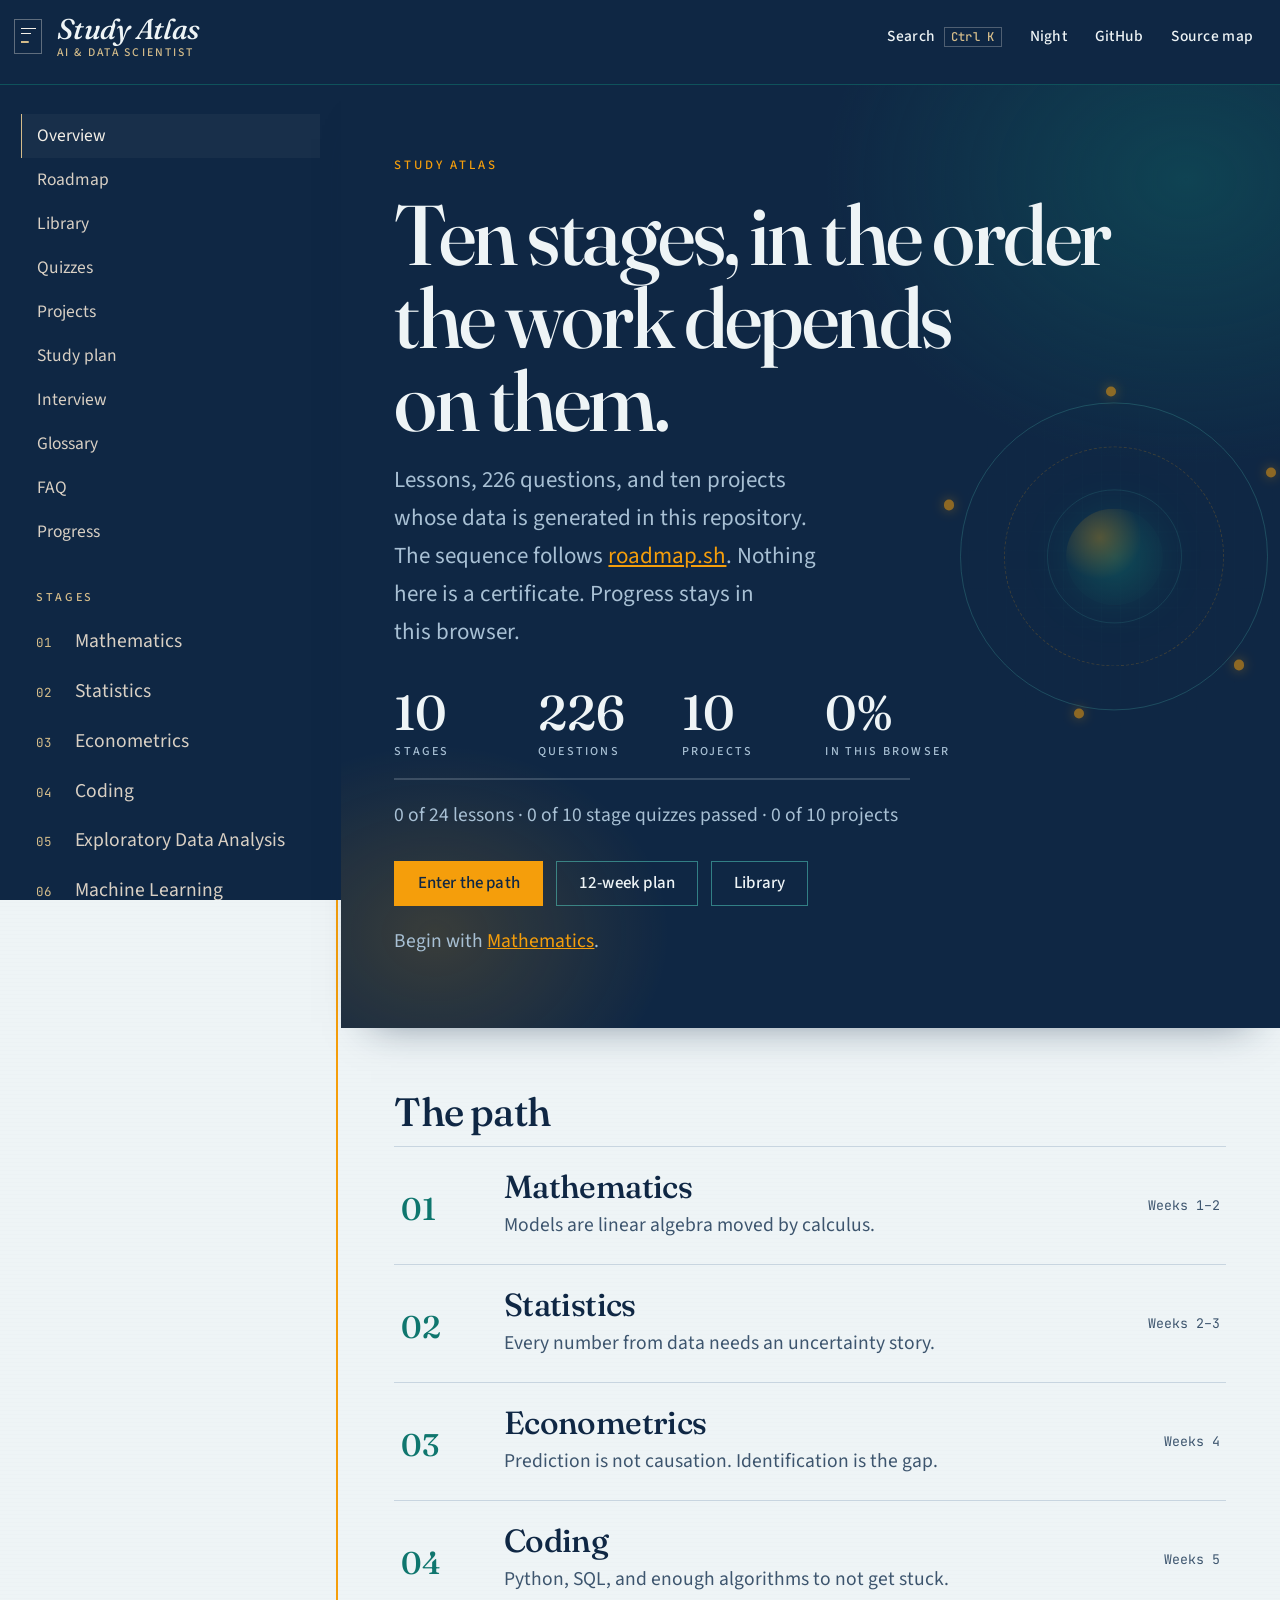
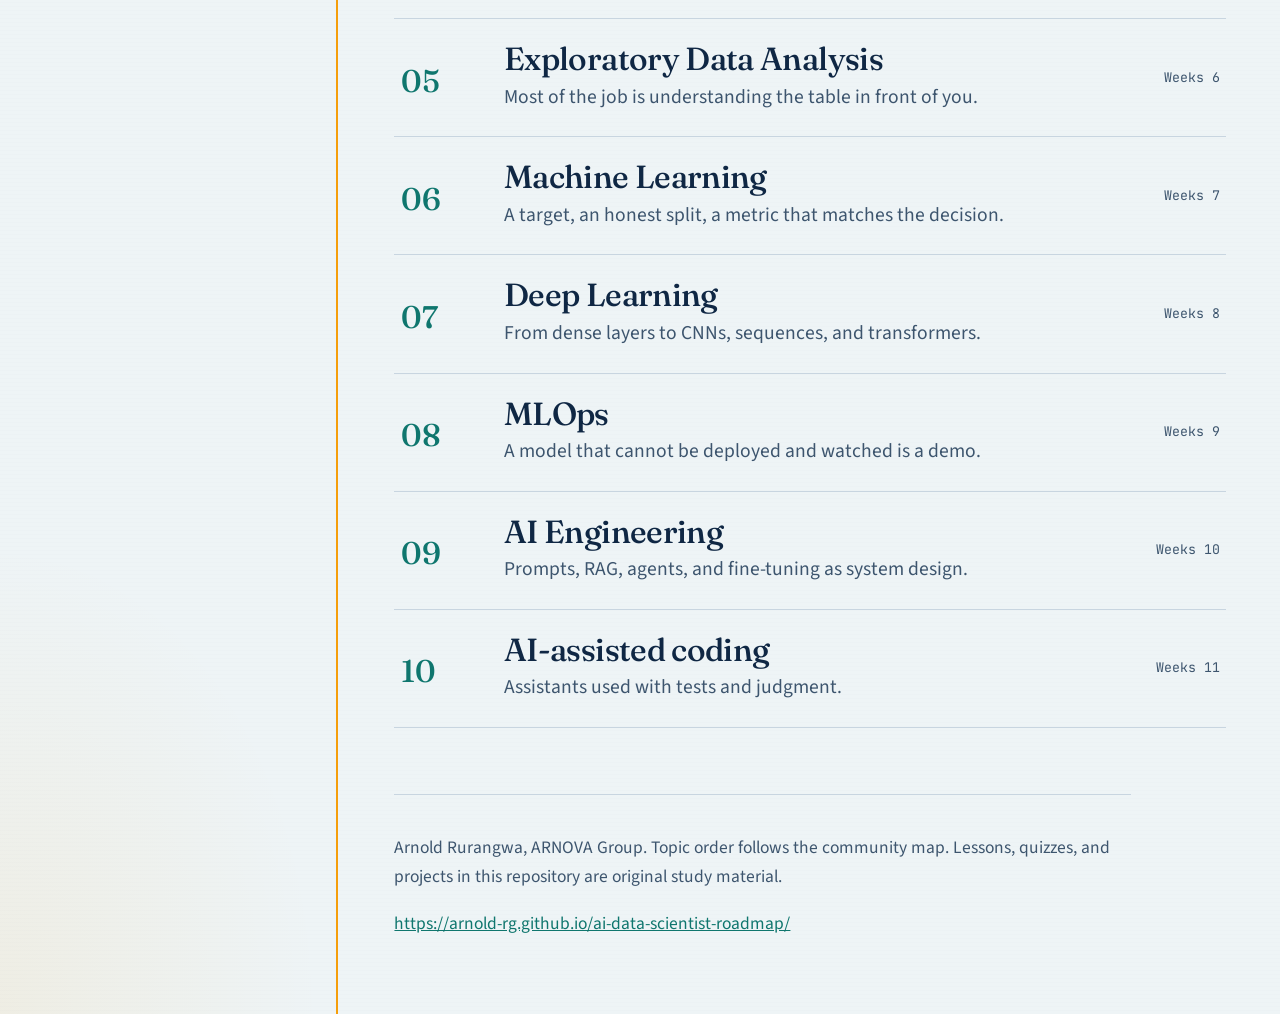
<file: index.html>
<!DOCTYPE html>
<html lang="en">
<head>
  <meta charset="utf-8" />
  <meta name="viewport" content="width=device-width, initial-scale=1, viewport-fit=cover" />
  <meta name="referrer" content="strict-origin-when-cross-origin" />
  <title>AI &amp; Data Scientist Study Atlas</title>
  <meta name="description" content="A ten-stage study course for AI and data science: lessons, quizzes, projects, and interview practice. Read it in order." />
  <meta name="author" content="Arnold Rurangwa" />
  <meta name="theme-color" content="#0F2744" id="theme-color" />
  <link rel="canonical" href="https://arnold-rg.github.io/ai-data-scientist-roadmap/" />
  <meta property="og:type" content="website" />
  <meta property="og:site_name" content="Study Atlas" />
  <meta property="og:title" content="AI &amp; Data Scientist Study Atlas" />
  <meta property="og:description" content="A ten-stage study course: lessons, quizzes, projects, and interview practice." />
  <meta property="og:url" content="https://arnold-rg.github.io/ai-data-scientist-roadmap/" />
  <meta property="og:image" content="https://arnold-rg.github.io/ai-data-scientist-roadmap/web/assets/og.png" />
  <meta property="og:image:width" content="1200" />
  <meta property="og:image:height" content="630" />
  <meta property="og:image:alt" content="Study Atlas, a ten-stage course in AI and data science." />
  <meta name="twitter:card" content="summary_large_image" />
  <meta name="twitter:title" content="AI &amp; Data Scientist Study Atlas" />
  <meta name="twitter:description" content="A ten-stage study course: lessons, quizzes, projects, and interview practice." />
  <meta name="twitter:image" content="https://arnold-rg.github.io/ai-data-scientist-roadmap/web/assets/og.png" />
  <meta name="twitter:image:alt" content="Study Atlas, a ten-stage course in AI and data science." />
  <link rel="icon" href="web/assets/favicon.svg" type="image/svg+xml" />
  <script>
    (function () {
      try {
        var saved = localStorage.getItem("adsr-theme");
        var theme = saved === "day" || saved === "night"
          ? saved
          : (window.matchMedia("(prefers-color-scheme: dark)").matches ? "night" : "day");
        document.documentElement.setAttribute("data-theme", theme);
        var meta = document.getElementById("theme-color");
        if (meta) meta.setAttribute("content", theme === "night" ? "#071018" : "#0F2744");
      } catch (e) {
        document.documentElement.setAttribute("data-theme", "day");
      }
    })();
  </script>
  <link rel="preconnect" href="https://fonts.googleapis.com" />
  <link rel="preconnect" href="https://fonts.gstatic.com" crossorigin />
  <link href="https://fonts.googleapis.com/css2?family=Fraunces:opsz,wght@9..144,500;9..144,600;9..144,700&family=JetBrains+Mono:wght@400;500&family=Source+Sans+3:wght@400;500;600&display=swap" rel="stylesheet" />
  <link rel="stylesheet" href="assets/arnova/arnova-base.css?v=20261016a" />
  <link rel="stylesheet" href="web/assets/styles.css?v=20261016a" />
  <script type="application/ld+json">
  {
    "@context": "https://schema.org",
    "@type": "Course",
    "name": "AI & Data Scientist Study Atlas",
    "description": "A ten-stage study course: lessons, quizzes, projects, and interview practice.",
    "url": "https://arnold-rg.github.io/ai-data-scientist-roadmap/",
    "inLanguage": "en",
    "provider": {
      "@type": "Person",
      "name": "Arnold Rurangwa",
      "affiliation": { "@type": "Organization", "name": "ARNOVA Group" }
    },
    "isBasedOn": "https://roadmap.sh/ai-data-scientist"
  }
  </script>
</head>
<body>
  <a class="skip" href="#view">Skip to content</a>
  <header class="mast">
    <button class="mast-btn menu-btn" id="menu-btn" type="button" aria-expanded="false" aria-controls="spine">Index</button>
    <a class="brand" href="#/" data-link>
      <span class="brand-mark" aria-hidden="true"></span>
      <span class="brand-text">
        <strong>Study Atlas</strong>
        <em>AI &amp; Data Scientist</em>
      </span>
    </a>
    <div class="mast-actions">
      <button class="mast-btn" id="search-btn" type="button" aria-expanded="false" aria-controls="search-scrim">
        <span class="search-label">Search</span>
        <kbd class="mod-key">Ctrl K</kbd>
      </button>
      <button class="mast-btn" id="theme-btn" type="button" aria-pressed="false">Night</button>
      <a class="top-link" href="https://github.com/Arnold-RG/ai-data-scientist-roadmap" target="_blank" rel="noopener noreferrer">GitHub<span class="sr-only"> (opens in a new tab)</span></a>
      <a class="top-link" href="https://roadmap.sh/ai-data-scientist" target="_blank" rel="noopener noreferrer">Source map<span class="sr-only"> (opens in a new tab)</span></a>
    </div>
  </header>
  <div class="shell">
    <div class="nav-scrim" id="nav-scrim" hidden></div>
    <aside class="spine" id="spine" aria-label="Curriculum">
      <nav class="nav" aria-label="Primary">
        <a href="#/" data-link>Overview</a>
        <a href="#/roadmap" data-link>Roadmap</a>
        <a href="#/library" data-link>Library</a>
        <a href="#/quizzes" data-link>Quizzes</a>
        <a href="#/projects" data-link>Projects</a>
        <a href="#/plan" data-link>Study plan</a>
        <a href="#/interview" data-link>Interview</a>
        <a href="#/glossary" data-link>Glossary</a>
        <a href="#/faq" data-link>FAQ</a>
        <a href="#/progress" data-link>Progress</a>
      </nav>
      <p class="spine-label" id="stages-label">Stages</p>
      <ol class="spine-plates" id="spine-plates" aria-labelledby="stages-label"></ol>
      <p class="spine-foot">Progress stays in this browser.<br /><a href="https://github.com/Arnold-RG/ai-data-scientist-roadmap" target="_blank" rel="noopener noreferrer">GitHub</a> · <a href="https://roadmap.sh/ai-data-scientist" target="_blank" rel="noopener noreferrer">Source map</a></p>
    </aside>
    <main id="view" class="view" tabindex="-1"></main>
  </div>
  <div class="search-scrim" id="search-scrim" hidden>
    <div class="search-panel" role="dialog" aria-modal="true" aria-labelledby="search-title">
      <h2 id="search-title" class="sr-only">Search the curriculum</h2>
      <input id="search-input" type="search" role="combobox" aria-expanded="false" aria-controls="search-results" aria-autocomplete="list" aria-label="Search stages, lessons, quizzes, and terms" placeholder="Search the atlas" autocomplete="off" spellcheck="false" />
      <div id="search-results" role="listbox" aria-label="Search results"></div>
      <p class="search-hint">Arrow keys move · Enter opens · Esc closes</p>
    </div>
  </div>
  <noscript>
    <p class="noscript">Lessons and quizzes in this atlas need JavaScript. The same files are readable in the GitHub repository.</p>
  </noscript>
  <script>
    window.REPO_BASE = (function () {
      const p = location.pathname.replace(/index\.html$/i, "");
      if (p.indexOf("/web/") !== -1) return p.replace(/\/web\/.*$/, "/");
      return p.endsWith("/") ? p : p.replace(/[^/]+$/, "");
    })();
  </script>
  <script src="assets/arnova/arnova-secure.js?v=20261016a"></script>
  <script src="web/assets/curriculum.js"></script>
  <script src="web/assets/info.js"></script>
  <script src="web/assets/markdown.js"></script>
  <script src="web/assets/app.js"></script>
</body>
</html>
</file>
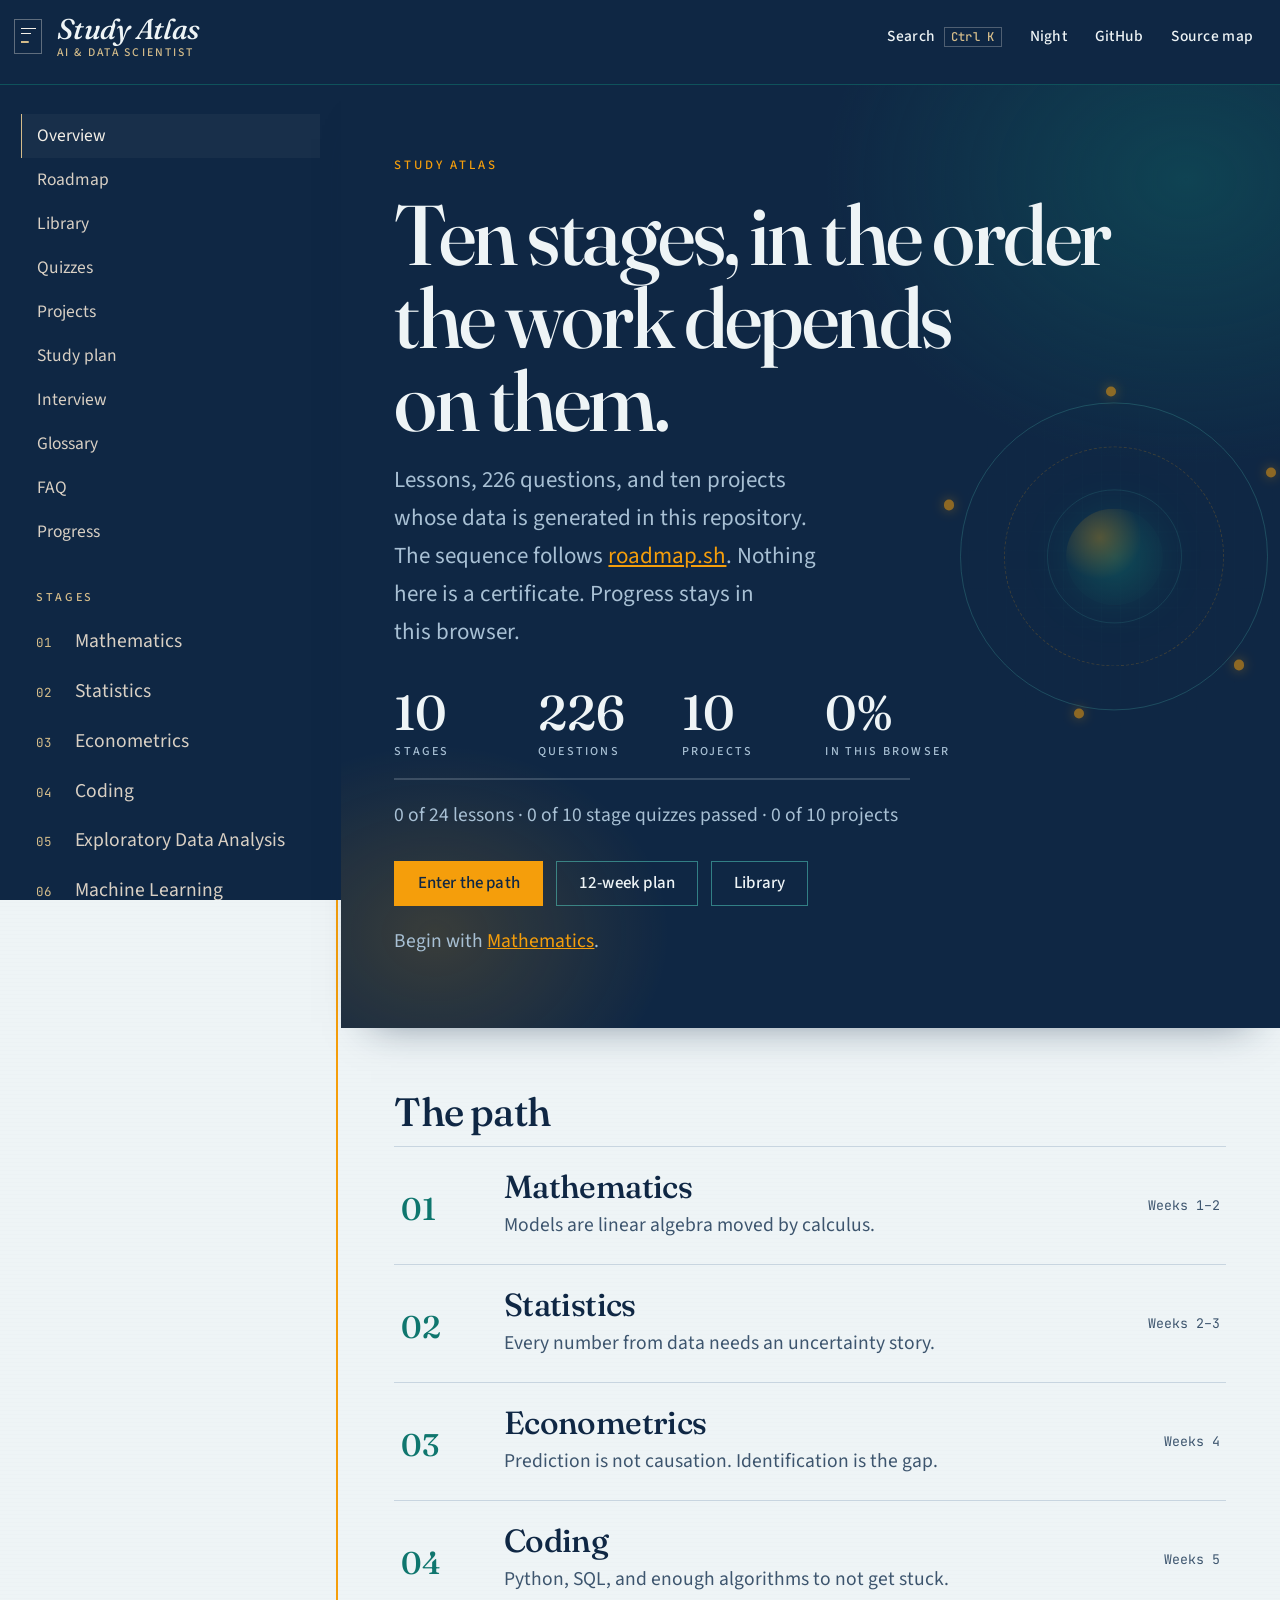
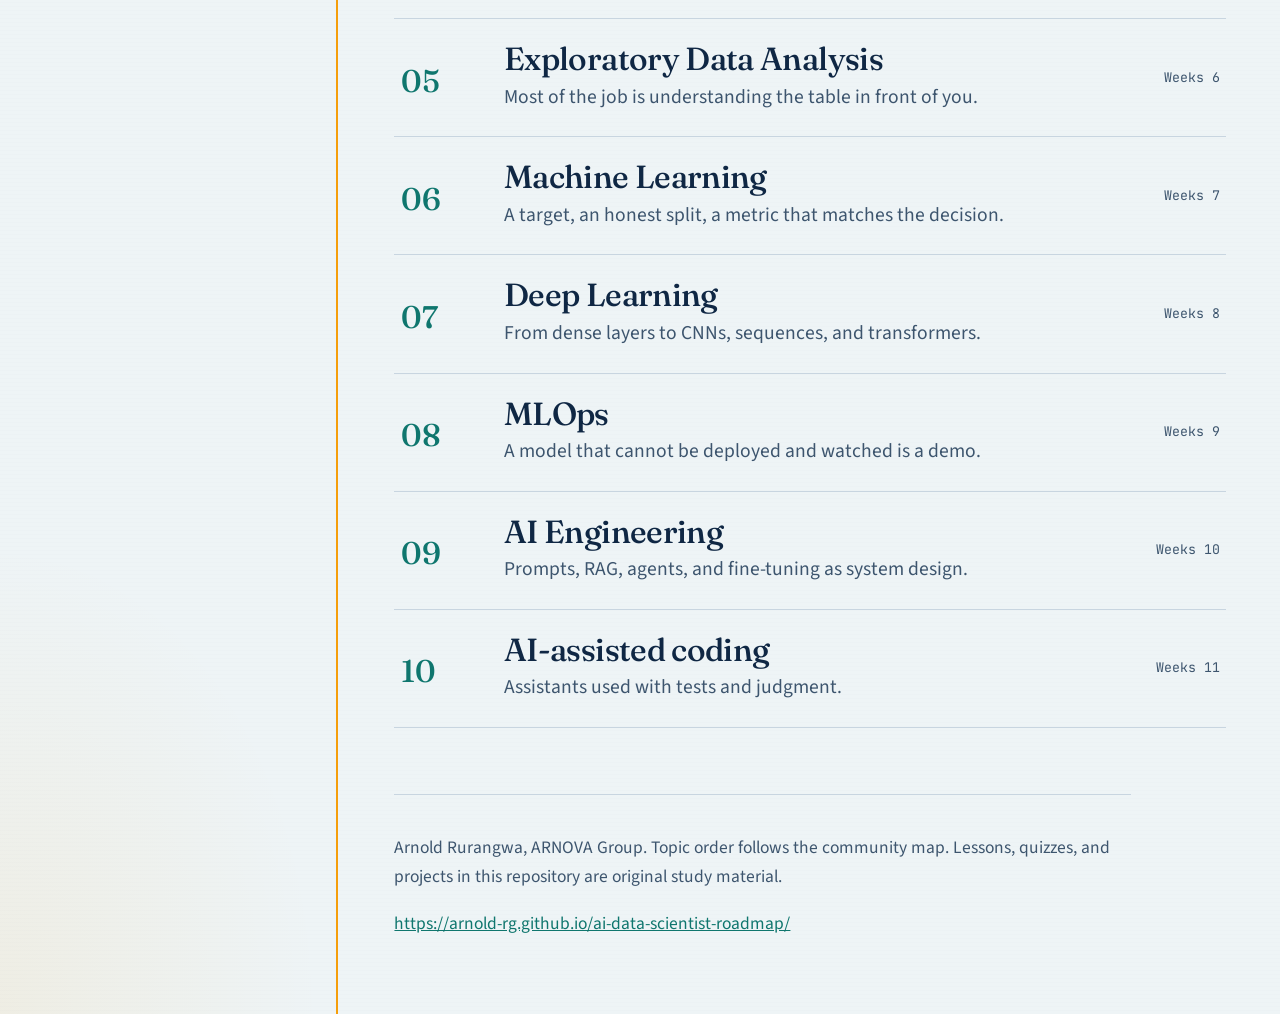
<file: web/index.html>
<!DOCTYPE html>
<html lang="en">
<head>
  <meta charset="utf-8" />
  <meta name="viewport" content="width=device-width, initial-scale=1" />
  <meta name="robots" content="noindex" />
  <title>Study Atlas</title>
  <script>location.replace("../index.html" + location.hash);</script>
</head>
<body>
  <p><a href="../index.html">Open the study atlas</a></p>
</body>
</html>
</file>
<file: assets/arnova/arnova-base.css>
/* Arnova shared responsive + motion baseline (Jitter/Unsection/ScreensDesign inspired) */
:root {
  --arn-space-1: clamp(0.25rem, 0.4vw, 0.4rem);
  --arn-space-2: clamp(0.5rem, 1vw, 0.75rem);
  --arn-space-3: clamp(0.85rem, 1.6vw, 1.25rem);
  --arn-space-4: clamp(1.25rem, 2.5vw, 2rem);
  --arn-space-5: clamp(2rem, 4vw, 3.5rem);
  --arn-space-6: clamp(3rem, 7vw, 6rem);
  --arn-radius: clamp(12px, 1.5vw, 20px);
  --arn-touch: 44px;
  --arn-ease: cubic-bezier(0.22, 1, 0.36, 1);
  --arn-max: 1120px;
  --arn-safe-t: env(safe-area-inset-top, 0px);
  --arn-safe-r: env(safe-area-inset-right, 0px);
  --arn-safe-b: env(safe-area-inset-bottom, 0px);
  --arn-safe-l: env(safe-area-inset-left, 0px);
}

*,
*::before,
*::after { box-sizing: border-box; }

html {
  -webkit-text-size-adjust: 100%;
  text-size-adjust: 100%;
  scroll-behavior: smooth;
}

body {
  margin: 0;
  min-height: 100dvh;
  overflow-x: hidden;
  padding-left: var(--arn-safe-l);
  padding-right: var(--arn-safe-r);
}

img, video, svg, canvas {
  max-width: 100%;
  height: auto;
  display: block;
}

button, a, input, select, textarea {
  min-height: var(--arn-touch);
  font: inherit;
}

.arn-skip {
  position: absolute;
  left: -999px;
  top: 0;
  background: #111;
  color: #fff;
  padding: 0.75rem 1rem;
  z-index: 10000;
}
.arn-skip:focus { left: var(--arn-safe-l); top: var(--arn-safe-t); }

.arn-wrap {
  width: min(100% - 2 * var(--arn-space-3), var(--arn-max));
  margin-inline: auto;
}

.arn-hero {
  min-height: 100dvh;
  min-height: 100svh;
  display: grid;
  align-content: end;
  padding:
    calc(var(--arn-space-6) + var(--arn-safe-t))
    var(--arn-space-3)
    calc(var(--arn-space-5) + var(--arn-safe-b));
  position: relative;
  isolation: isolate;
  overflow: hidden;
}

.arn-hero::before {
  content: "";
  position: absolute;
  inset: 0;
  z-index: -2;
  background:
    radial-gradient(120% 80% at 80% 10%, color-mix(in srgb, var(--arn-accent, #3d9a68) 35%, transparent), transparent 55%),
    radial-gradient(90% 70% at 10% 90%, color-mix(in srgb, var(--arn-accent-2, #c9a227) 22%, transparent), transparent 50%),
    var(--arn-hero-bg, #071018);
}

.arn-hero::after {
  content: "";
  position: absolute;
  inset: 0;
  z-index: -1;
  opacity: 0.35;
  pointer-events: none;
  background-image: url("data:image/svg+xml,%3Csvg viewBox='0 0 200 200' xmlns='http://www.w3.org/2000/svg'%3E%3Cfilter id='n'%3E%3CfeTurbulence type='fractalNoise' baseFrequency='0.85' numOctaves='3' stitchTiles='stitch'/%3E%3C/filter%3E%3Crect width='100%25' height='100%25' filter='url(%23n)' opacity='0.55'/%3E%3C/svg%3E");
  mix-blend-mode: soft-light;
}

.arn-brand {
  font-size: clamp(0.75rem, 1.5vw, 0.9rem);
  letter-spacing: 0.14em;
  text-transform: uppercase;
  font-weight: 600;
  margin: 0 0 var(--arn-space-2);
}

.arn-h1 {
  font-size: clamp(2rem, 6.5vw, 4.25rem);
  line-height: 1.05;
  letter-spacing: -0.03em;
  margin: 0 0 var(--arn-space-3);
  max-width: 16ch;
}

.arn-lead {
  font-size: clamp(1rem, 2.2vw, 1.2rem);
  line-height: 1.55;
  max-width: 38ch;
  margin: 0 0 var(--arn-space-4);
  opacity: 0.88;
}

.arn-cta {
  display: flex;
  flex-wrap: wrap;
  gap: var(--arn-space-2);
}

.arn-btn {
  display: inline-flex;
  align-items: center;
  justify-content: center;
  gap: 0.5rem;
  min-height: var(--arn-touch);
  padding: 0.7rem 1.25rem;
  border-radius: 999px;
  border: 1px solid transparent;
  text-decoration: none;
  font-weight: 650;
  cursor: pointer;
  transition: transform 0.25s var(--arn-ease), background 0.25s var(--arn-ease), border-color 0.25s var(--arn-ease);
}
.arn-btn:active { transform: scale(0.98); }
.arn-btn-primary {
  background: var(--arn-accent, #3d9a68);
  color: #fff;
}
.arn-btn-ghost {
  background: color-mix(in srgb, #fff 8%, transparent);
  border-color: color-mix(in srgb, #fff 22%, transparent);
  color: inherit;
}

.arn-reveal {
  opacity: 0;
  transform: translateY(18px);
  transition: opacity 0.7s var(--arn-ease), transform 0.7s var(--arn-ease);
}
.arn-reveal.is-in {
  opacity: 1;
  transform: none;
}

.arn-stagger > .arn-reveal:nth-child(1) { transition-delay: 0.05s; }
.arn-stagger > .arn-reveal:nth-child(2) { transition-delay: 0.12s; }
.arn-stagger > .arn-reveal:nth-child(3) { transition-delay: 0.19s; }
.arn-stagger > .arn-reveal:nth-child(4) { transition-delay: 0.26s; }

@media (prefers-reduced-motion: reduce) {
  html { scroll-behavior: auto; }
  .arn-reveal { opacity: 1; transform: none; transition: none; }
  .arn-btn { transition: none; }
}

@media (max-width: 480px) {
  .arn-cta { width: 100%; }
  .arn-cta .arn-btn { flex: 1 1 auto; }
}

@media (min-width: 1280px) {
  .arn-wrap { --arn-max: 1200px; }
}

@media (min-width: 1600px) {
  .arn-wrap { --arn-max: 1320px; }
}
</file>
<file: web/assets/styles.css>
:root {
  color-scheme: light;
  --paper: #eef4f6;
  --ink: #0f2744;
  --muted: #3d556e;
  --gold: #0f766e;
  --gold-line: #5eead4;
  --line: #c8d5e0;
  --moss: #0f766e;
  --moss-bg: #d9f3ef;
  --fail: #8c2f36;
  --fail-bg: #f8e8e6;
  --link: #0f766e;
  --focus: #f59e0b;
  --mast: #0f2744;
  --mast-ink: #eef4f6;
  --cover: #0f2744;
  --cover-ink: #eef4f6;
  --cover-muted: #a8c0d4;
  --cover-gold: #f59e0b;
  --code-bg: #e2ebf0;
  --wash: rgba(15, 39, 68, 0.04);
  --amber: #f59e0b;
  --teal: #0f766e;
  --slate: #0f2744;
  --display: "Fraunces", "Iowan Old Style", Georgia, serif;
  --sans: "Source Sans 3", "Avenir Next", "Segoe UI", sans-serif;
  --mono: "JetBrains Mono", ui-monospace, monospace;
  --mast-h: 4.6rem;
  --view-pad-y: clamp(2.25rem, 4.5vw, 4.5rem);
  --view-pad-x: clamp(1.15rem, 4.2vw, 4.75rem);
  --texture:
    radial-gradient(ellipse 70% 42% at 100% 0%, rgba(15, 118, 110, 0.1), transparent 56%),
    radial-gradient(ellipse 50% 36% at 0% 100%, rgba(245, 158, 11, 0.08), transparent 50%),
    repeating-linear-gradient(0deg, transparent, transparent 3px, rgba(15, 39, 68, 0.018) 4px);
  --shadow: 0 30px 70px rgba(15, 39, 68, 0.22);
}

[data-theme="night"] {
  color-scheme: dark;
  --paper: #0a1628;
  --ink: #e8f0f6;
  --muted: #9bb0c4;
  --gold: #5eead4;
  --gold-line: #0f766e;
  --line: #1e3348;
  --moss: #5eead4;
  --moss-bg: #123038;
  --fail: #f0b4b0;
  --fail-bg: #2c1c1e;
  --link: #5eead4;
  --focus: #f59e0b;
  --mast: #071018;
  --mast-ink: #e8f0f6;
  --cover: #0f2744;
  --cover-ink: #e8f0f6;
  --cover-muted: #a8c0d4;
  --cover-gold: #f59e0b;
  --code-bg: #122033;
  --wash: rgba(232, 240, 246, 0.04);
  --amber: #f59e0b;
  --teal: #5eead4;
  --slate: #0f2744;
  --texture:
    radial-gradient(ellipse 60% 40% at 100% 0%, rgba(15, 118, 110, 0.14), transparent 52%),
    radial-gradient(ellipse 45% 30% at 0% 100%, rgba(245, 158, 11, 0.08), transparent 48%),
    repeating-linear-gradient(0deg, transparent, transparent 3px, rgba(232, 240, 246, 0.024) 4px);
  --shadow: 0 30px 70px rgba(0, 0, 0, 0.45);
}

* { box-sizing: border-box; }
html { font-size: clamp(16.5px, 15.6px + 0.22vw, 19px); }
html, body { margin: 0; min-height: 100%; }
body {
  background-color: var(--paper);
  background-image: var(--texture);
  color: var(--ink);
  font-family: var(--sans);
  font-size: 1.0625rem;
  font-weight: 400;
  line-height: 1.65;
}
body.lock { overflow: hidden; }
::selection { background: #fcd34d; color: #0f2744; }
[data-theme="night"] ::selection { background: #0f766e; color: #e8f0f6; }

:focus { outline: none; }
:focus-visible {
  outline: 2px solid var(--focus);
  outline-offset: 3px;
}
.mast :focus-visible,
.spine :focus-visible { outline-color: #f59e0b; }

.sr-only {
  position: absolute;
  width: 1px;
  height: 1px;
  padding: 0;
  margin: -1px;
  overflow: hidden;
  clip: rect(0, 0, 0, 0);
  white-space: nowrap;
  border: 0;
}

.skip {
  position: absolute;
  left: 1rem;
  top: 0.75rem;
  transform: translateY(-160%);
  background: #f4f0e8;
  color: #10141c;
  padding: 0.65rem 0.9rem;
  z-index: 70;
  text-decoration: none;
}
.skip:focus { transform: none; }

.noscript {
  margin: 1rem auto;
  max-width: 40rem;
  padding: 1rem 0 1rem 1rem;
  border-left: 1px solid var(--gold);
}

.mast {
  position: sticky;
  top: 0;
  z-index: 30;
  display: flex;
  flex-wrap: wrap;
  align-items: center;
  gap: 0.25rem 0.75rem;
  min-height: var(--mast-h);
  padding: 0.55rem clamp(0.85rem, 2vw, 1.75rem);
  background: var(--mast);
  color: var(--mast-ink);
  border-bottom: 1px solid rgba(15, 118, 110, 0.55);
}
.brand {
  display: flex;
  align-items: center;
  gap: 0.8rem;
  min-width: 0;
  color: inherit;
  text-decoration: none;
  margin-right: auto;
  padding: 0.35rem 0;
}
.brand-mark {
  width: 1.55rem;
  height: 1.9rem;
  flex: none;
  border: 1px solid rgba(244, 240, 232, 0.35);
  background:
    linear-gradient(#f4f0e8, #f4f0e8) 0.32rem 0.42rem / 0.82rem 1px no-repeat,
    linear-gradient(#f4f0e8, #f4f0e8) 0.32rem 0.68rem / 0.55rem 1px no-repeat,
    linear-gradient(#d4bc8a, #d4bc8a) 0.32rem 1.12rem / 0.42rem 2px no-repeat;
}
.brand-text { display: grid; line-height: 1; min-width: 0; }
.brand-text strong {
  font-family: var(--display);
  font-weight: 500;
  font-style: italic;
  font-size: 1.55rem;
  letter-spacing: -0.02em;
}
.brand-text em {
  margin-top: 0.22rem;
  font-family: var(--sans);
  font-style: normal;
  font-weight: 500;
  font-size: 0.64rem;
  letter-spacing: 0.18em;
  text-transform: uppercase;
  color: #d4bc8a;
}
.mast-actions { display: flex; flex-wrap: wrap; align-items: center; gap: 0.1rem; }
.mast-btn, .top-link {
  color: var(--mast-ink);
  background: transparent;
  border: 0;
  min-height: 44px;
  padding: 0 0.7rem;
  display: inline-flex;
  align-items: center;
  gap: 0.45rem;
  font: 500 0.84rem/1 var(--sans);
  letter-spacing: 0.02em;
  text-decoration: none;
  cursor: pointer;
}
.mast-btn:hover, .top-link:hover { color: #d4bc8a; }
#theme-btn[aria-pressed="true"] {
  color: #d4bc8a;
  box-shadow: inset 0 -1px 0 #d4bc8a;
}
.menu-btn { display: none; }
kbd {
  font-family: var(--mono);
  font-size: 0.66rem;
  border: 1px solid rgba(244, 240, 232, 0.28);
  padding: 0.16rem 0.34rem;
  color: #d4bc8a;
}

.shell { min-height: calc(100dvh - var(--mast-h)); }
.nav-scrim {
  position: fixed;
  inset: var(--mast-h) 0 0 0;
  background: rgba(8, 10, 14, 0.52);
  z-index: 24;
}
.nav-scrim[hidden], .search-scrim[hidden] { display: none !important; }

.spine {
  background: var(--mast);
  color: var(--mast-ink);
  padding: 1.6rem 1.15rem 2rem;
}
.nav { display: grid; }
.nav a {
  color: #d9d0c4;
  text-decoration: none;
  display: flex;
  align-items: center;
  min-height: 44px;
  padding: 0.35rem 0.8rem;
  border-left: 1px solid transparent;
  font-size: 0.95rem;
}
.nav a:hover, .nav a.active {
  color: #f4f0e8;
  border-left-color: #d4bc8a;
  background: rgba(244, 240, 232, 0.04);
}
.spine-label {
  margin: 1.8rem 0.8rem 0.45rem;
  font-family: var(--sans);
  font-size: 0.66rem;
  font-weight: 500;
  letter-spacing: 0.22em;
  text-transform: uppercase;
  color: #d4bc8a;
}
.spine-plates { list-style: none; margin: 0; padding: 0; }
.spine-plates a {
  display: grid;
  grid-template-columns: 1.7rem minmax(0, 1fr);
  gap: 0.4rem;
  align-items: baseline;
  color: #d9d0c4;
  text-decoration: none;
  padding: 0.48rem 0.8rem;
  min-height: 44px;
}
.spine-plates a:hover, .spine-plates a.active { color: #f4f0e8; }
.plate-no {
  font-family: var(--mono);
  font-size: 0.68rem;
  color: #d4bc8a;
}
.spine-plates a.done .plate-no { box-shadow: inset 0 -1px 0 #d4bc8a; }
.spine-foot {
  margin: 1.8rem 0.8rem 0;
  color: #c9bfb2;
  font-size: 0.82rem;
  line-height: 1.5;
}
.spine-foot a { color: #d4bc8a; }

.view {
  padding: var(--view-pad-y) var(--view-pad-x) 6rem;
  max-width: 76rem;
}
.kicker {
  font-family: var(--sans);
  font-weight: 500;
  font-size: 0.7rem;
  letter-spacing: 0.22em;
  text-transform: uppercase;
  color: var(--gold);
  margin: 0 0 0.9rem;
}
h1, h2, .display { font-family: var(--display); font-weight: 500; color: var(--ink); }
h1, .lede, .path-body em { text-wrap: pretty; }
h1 {
  font-size: clamp(2.35rem, 1.35rem + 3vw, 4.5rem);
  line-height: 0.98;
  letter-spacing: -0.03em;
  margin: 0 0 1rem;
  max-width: 14em;
}
h2 {
  font-size: clamp(1.85rem, 1.45rem + 1vw, 2.45rem);
  letter-spacing: -0.02em;
  line-height: 1.08;
  margin: 2.6rem 0 0.7rem;
}
h3, h4 {
  font-family: var(--sans);
  font-weight: 600;
  color: var(--ink);
  letter-spacing: -0.015em;
}
h3 { font-size: 1.12rem; margin: 1.4rem 0 0.4rem; }
h4 { font-size: 1rem; margin: 1.2rem 0 0.35rem; }
.lede { font-size: 1.12rem; color: var(--muted); max-width: 38rem; margin: 0; }
.quiet { color: var(--muted); max-width: 40rem; }
a { color: var(--link); }

.cover {
  position: relative;
  isolation: isolate;
  overflow: hidden;
  background:
    radial-gradient(ellipse 70% 55% at 90% 10%, rgba(15, 118, 110, 0.35), transparent 55%),
    radial-gradient(ellipse 50% 40% at 10% 90%, rgba(245, 158, 11, 0.18), transparent 50%),
    var(--cover);
  color: var(--cover-ink);
  margin: calc(var(--view-pad-y) * -1) calc(var(--view-pad-x) * -1) 3.4rem;
  padding: clamp(2.6rem, 5.5vw, 5rem) var(--view-pad-x) clamp(2.1rem, 4vw, 3.6rem);
  box-shadow: 0 24px 40px -30px rgba(15, 39, 68, 0.55);
}
.cover h1 { color: var(--cover-ink); }
.cover .kicker { color: var(--cover-gold); }
.cover .lede, .cover .quiet { color: var(--cover-muted); }
.cover a { color: var(--cover-gold); }
.cover .btn { color: var(--cover); }

/* Live atlas diagram */
.atlas-live {
  position: absolute;
  right: clamp(-2rem, -4vw, 1rem);
  top: 50%;
  transform: translateY(-50%);
  width: min(42vw, 22rem);
  aspect-ratio: 1;
  pointer-events: none;
  z-index: -1;
  opacity: 0.55;
}
.atlas-ring {
  position: absolute;
  inset: 12%;
  border-radius: 50%;
  border: 1px solid rgba(94, 234, 212, 0.35);
  animation: atlas-spin 48s linear infinite;
}
.atlas-ring::before,
.atlas-ring::after {
  content: "";
  position: absolute;
  border-radius: 50%;
  border: 1px dashed rgba(245, 158, 11, 0.35);
}
.atlas-ring::before { inset: 14%; animation: atlas-spin 36s linear infinite reverse; }
.atlas-ring::after { inset: 28%; border-style: solid; border-color: rgba(94, 234, 212, 0.22); animation: atlas-spin 64s linear infinite; }
.atlas-core {
  position: absolute;
  inset: 38%;
  border-radius: 50%;
  background:
    radial-gradient(circle at 35% 30%, rgba(245, 158, 11, 0.55), transparent 45%),
    radial-gradient(circle at 50% 50%, rgba(15, 118, 110, 0.85), rgba(15, 39, 68, 0.2));
  box-shadow: 0 0 40px rgba(15, 118, 110, 0.45);
  animation: atlas-pulse 4.5s ease-in-out infinite;
}
.atlas-node {
  position: absolute;
  width: 0.55rem;
  height: 0.55rem;
  border-radius: 50%;
  background: var(--amber);
  box-shadow: 0 0 12px rgba(245, 158, 11, 0.7);
  animation: atlas-blink 3.2s ease-in-out infinite;
}
.atlas-node:nth-of-type(1) { top: 8%; left: 48%; animation-delay: 0s; }
.atlas-node:nth-of-type(2) { top: 28%; right: 10%; animation-delay: 0.4s; }
.atlas-node:nth-of-type(3) { bottom: 22%; right: 18%; animation-delay: 0.8s; }
.atlas-node:nth-of-type(4) { bottom: 10%; left: 40%; animation-delay: 1.2s; }
.atlas-node:nth-of-type(5) { top: 36%; left: 8%; animation-delay: 1.6s; }
.atlas-grid {
  position: absolute;
  inset: 0;
  background:
    repeating-linear-gradient(0deg, transparent, transparent 18px, rgba(94, 234, 212, 0.06) 19px),
    repeating-linear-gradient(90deg, transparent, transparent 18px, rgba(94, 234, 212, 0.06) 19px);
  mask-image: radial-gradient(circle at 50% 50%, black 20%, transparent 70%);
  animation: atlas-grid-drift 20s linear infinite;
}
@keyframes atlas-spin { to { transform: rotate(360deg); } }
@keyframes atlas-pulse {
  0%, 100% { transform: scale(1); opacity: 0.9; }
  50% { transform: scale(1.08); opacity: 1; }
}
@keyframes atlas-blink {
  0%, 100% { opacity: 0.45; transform: scale(0.85); }
  50% { opacity: 1; transform: scale(1.2); }
}
@keyframes atlas-grid-drift {
  from { transform: translate(0, 0); }
  to { transform: translate(19px, 19px); }
}
@media (max-width: 820px) {
  .atlas-live { opacity: 0.28; width: min(70vw, 16rem); right: -10%; top: 18%; transform: none; }
}

.tally {
  display: flex;
  flex-wrap: wrap;
  gap: 1.35rem 2.4rem;
  margin: 2.1rem 0 0.4rem;
  padding: 0;
}
.tally div { min-width: 5.4rem; }
.tally dd {
  margin: 0;
  font-family: var(--display);
  font-weight: 500;
  font-size: clamp(2.2rem, 1.6rem + 1.5vw, 2.8rem);
  line-height: 0.95;
  font-variant-numeric: tabular-nums;
  color: var(--cover-ink);
}
.tally dt {
  margin: 0.35rem 0 0;
  font-size: 0.66rem;
  font-weight: 500;
  letter-spacing: 0.18em;
  text-transform: uppercase;
  color: var(--cover-muted);
}

.resume {
  display: flex;
  flex-direction: column;
  gap: 0.2rem;
  margin-top: 1.8rem;
  padding: 0.15rem 0 0.15rem 1rem;
  border-left: 1px solid var(--cover-gold);
  text-decoration: none;
  color: var(--cover-ink);
  max-width: 32rem;
}
.resume span {
  font-size: 0.66rem;
  font-weight: 500;
  letter-spacing: 0.18em;
  text-transform: uppercase;
  color: var(--cover-gold);
}
.resume strong {
  font-family: var(--display);
  font-weight: 500;
  font-size: clamp(1.45rem, 1.2rem + 0.6vw, 1.85rem);
  letter-spacing: -0.02em;
  color: var(--cover-ink);
}
.resume:hover strong { color: var(--cover-gold); }

.actions { display: flex; flex-wrap: wrap; gap: 0.7rem; margin: 1.6rem 0 0.4rem; }
.btn {
  appearance: none;
  min-height: 46px;
  padding: 0.7rem 1.2rem;
  background: var(--ink);
  color: var(--paper);
  border: 1px solid var(--ink);
  text-decoration: none;
  font: 500 0.92rem/1 var(--sans);
  letter-spacing: 0.01em;
  cursor: pointer;
  display: inline-flex;
  align-items: center;
  justify-content: center;
  transition: background 0.35s ease, color 0.35s ease, border-color 0.35s ease;
}
.btn:hover { background: transparent; color: var(--ink); }
.btn.ghost { background: transparent; color: var(--ink); }
.btn.ghost:hover { background: var(--ink); color: var(--paper); }
.btn:disabled, .btn:disabled:hover {
  opacity: 0.38;
  cursor: not-allowed;
  background: var(--ink);
  color: var(--paper);
}
.cover .btn {
  background: var(--amber);
  color: #0f2744;
  border-color: var(--amber);
}
.cover .btn:hover { background: #fbbf24; border-color: #fbbf24; color: #0f2744; }
.cover .btn.ghost {
  background: transparent;
  color: var(--cover-ink);
  border-color: rgba(94, 234, 212, 0.45);
}
.cover .btn.ghost:hover { background: var(--teal); color: #eef4f6; border-color: var(--teal); }

.progress-bar {
  height: 2px;
  background: var(--line);
  max-width: 28rem;
  margin: 0.85rem 0;
}
.progress-bar > span {
  display: block;
  height: 100%;
  width: 0;
  background: var(--moss);
  transition: width 0.7s cubic-bezier(0.22, 1, 0.36, 1);
}
.cover .progress-bar { background: rgba(232, 240, 246, 0.18); }
.cover .progress-bar > span { background: linear-gradient(90deg, var(--teal), var(--amber)); }

.path { list-style: none; margin: 0.4rem 0 0; padding: 0; }
.path a {
  display: grid;
  grid-template-columns: 3.1rem minmax(0, 1fr);
  grid-template-areas: "num body" "num meta";
  gap: 0.2rem 1rem;
  padding: 1.15rem 0.35rem 1.2rem;
  border-top: 1px solid var(--line);
  text-decoration: none;
  color: inherit;
  transition: background 0.35s ease, transform 0.3s ease, border-color 0.3s ease;
}
.path li:last-child a { border-bottom: 1px solid var(--line); }
.path a:hover {
  background: var(--wash);
  transform: translateX(4px);
  border-color: color-mix(in srgb, var(--teal) 40%, var(--line));
}
.path li {
  opacity: 0;
  animation: path-rise 0.55s cubic-bezier(0.22, 1, 0.36, 1) both;
}
.path li:nth-child(1) { animation-delay: 0.02s; }
.path li:nth-child(2) { animation-delay: 0.06s; }
.path li:nth-child(3) { animation-delay: 0.1s; }
.path li:nth-child(4) { animation-delay: 0.14s; }
.path li:nth-child(5) { animation-delay: 0.18s; }
.path li:nth-child(6) { animation-delay: 0.22s; }
.path li:nth-child(7) { animation-delay: 0.26s; }
.path li:nth-child(8) { animation-delay: 0.3s; }
.path li:nth-child(9) { animation-delay: 0.34s; }
.path li:nth-child(10) { animation-delay: 0.38s; }
@keyframes path-rise {
  from { opacity: 0; transform: translateY(12px); }
  to { opacity: 1; transform: none; }
}
.path-num {
  grid-area: num;
  font-family: var(--display);
  font-weight: 500;
  font-size: 1.7rem;
  line-height: 1;
  color: var(--gold);
  padding-top: 0.28rem;
}
.path a.done .path-num { color: var(--moss); }
.path-body { grid-area: body; min-width: 0; }
.path-body strong {
  display: block;
  font-family: var(--display);
  font-weight: 500;
  font-size: clamp(1.5rem, 1.25rem + 0.7vw, 2rem);
  letter-spacing: -0.02em;
  line-height: 1.05;
  color: var(--ink);
}
.path-body em {
  display: block;
  margin-top: 0.28rem;
  font-style: normal;
  color: var(--muted);
  max-width: 42rem;
}
.path-meta {
  grid-area: meta;
  font-family: var(--mono);
  font-size: 0.72rem;
  color: var(--muted);
  align-self: end;
  padding-bottom: 0.15rem;
}

.index-list { list-style: none; margin: 0.4rem 0 0; padding: 0; }
.index-list a {
  display: grid;
  grid-template-columns: minmax(0, 1fr) auto;
  gap: 0.15rem 1.25rem;
  padding: 1rem 0.3rem;
  border-top: 1px solid var(--line);
  text-decoration: none;
  color: inherit;
  min-height: 44px;
  transition: background 0.35s ease;
}
.index-list li:last-child a { border-bottom: 1px solid var(--line); }
.index-list a:hover { background: var(--wash); }
.index-list .n {
  font-family: var(--sans);
  font-size: 0.66rem;
  font-weight: 500;
  letter-spacing: 0.16em;
  text-transform: uppercase;
  color: var(--gold);
}
.index-list strong {
  font-family: var(--display);
  font-weight: 500;
  font-size: clamp(1.35rem, 1.15rem + 0.5vw, 1.7rem);
  letter-spacing: -0.02em;
  line-height: 1.1;
  color: var(--ink);
}
.index-list em {
  grid-column: 1;
  font-style: normal;
  color: var(--muted);
  font-size: 0.95rem;
  overflow-wrap: anywhere;
}
.index-list .side {
  grid-column: 2;
  grid-row: 1 / span 3;
  align-self: center;
  font-family: var(--mono);
  font-size: 0.75rem;
  color: var(--muted);
}

.crumbs { margin: 0 0 1.35rem; }
.crumbs ol {
  display: flex;
  flex-wrap: wrap;
  gap: 0.35rem 0.45rem;
  list-style: none;
  margin: 0;
  padding: 0;
  color: var(--muted);
  font-size: 0.92rem;
}
.crumbs a { color: inherit; text-decoration: none; }
.crumbs a:hover { color: var(--ink); }
.crumbs li:not(:last-child)::after { content: "/"; margin-left: 0.45rem; color: var(--gold-line); }
.crumbs [aria-current="page"] { color: var(--ink); }

.reader { display: grid; gap: 1.25rem; }
.quiz-meta {
  display: flex;
  flex-wrap: wrap;
  gap: 0.35rem 1rem;
  margin: 0 0 1rem;
  font-family: var(--mono);
  font-size: 0.75rem;
  color: var(--muted);
}
.lesson { max-width: 66ch; font-size: 1.05rem; line-height: 1.72; }
.lesson h1 { font-size: clamp(2.15rem, 1.6rem + 1.6vw, 3.15rem); line-height: 1.05; max-width: 18em; }
.lesson h2 { scroll-margin-top: calc(var(--mast-h) + 1rem); }
.lesson h3, .lesson h4 { scroll-margin-top: calc(var(--mast-h) + 1rem); }
.lesson p { margin: 0.95rem 0; }
.lesson ul, .lesson ol { padding-left: 1.2rem; }
.lesson li { margin: 0.35rem 0; }
.lesson a { text-underline-offset: 0.16em; }
.lesson hr { border: 0; border-top: 1px solid var(--line); margin: 2rem 0; }
.lesson blockquote {
  margin: 1.3rem 0;
  padding: 0.15rem 0 0.15rem 1rem;
  border-left: 1px solid var(--gold-line);
  color: var(--muted);
}
.lesson :not(pre) > code {
  font-family: var(--mono);
  font-size: 0.84em;
  background: var(--code-bg);
  padding: 0.08em 0.32em;
}
.table-scroll { overflow-x: auto; margin: 1.3rem 0; max-width: 100%; }
.lesson table { border-collapse: collapse; width: 100%; min-width: 28rem; font-size: 0.95rem; }
.lesson th, .lesson td {
  border-bottom: 1px solid var(--line);
  padding: 0.6rem 0.75rem;
  text-align: left;
  vertical-align: top;
}
.lesson th {
  font-family: var(--sans);
  font-size: 0.68rem;
  font-weight: 500;
  letter-spacing: 0.14em;
  text-transform: uppercase;
  color: var(--gold);
}

.toc-title {
  margin: 0 0 0.55rem;
  font-size: 0.66rem;
  font-weight: 500;
  letter-spacing: 0.2em;
  text-transform: uppercase;
  color: var(--gold);
}
.toc ol { list-style: none; margin: 0; padding: 0; }
.toc a {
  display: block;
  color: var(--muted);
  text-decoration: none;
  padding: 0.32rem 0;
  font-size: 0.92rem;
}
.toc a:hover { color: var(--ink); }

.codeblock { position: relative; margin: 1.3rem 0; max-width: 100%; }
.codeblock pre {
  margin: 0;
  background: #10141c;
  color: #f4f0e8;
  padding: 1.15rem 5.2rem 1.15rem 1.15rem;
  overflow: auto;
  font-family: var(--mono);
  font-size: 0.8rem;
  line-height: 1.6;
}
[data-theme="night"] .codeblock pre {
  background: #07090d;
  border: 1px solid var(--line);
}
.copy-code {
  position: absolute;
  top: 0.55rem;
  right: 0.55rem;
  background: transparent;
  color: #d4bc8a;
  border: 1px solid rgba(212, 188, 138, 0.45);
  font: 500 0.68rem/1 var(--sans);
  letter-spacing: 0.12em;
  text-transform: uppercase;
  padding: 0.4rem 0.5rem;
  min-height: 32px;
  cursor: pointer;
}
.copy-code:hover { color: #f4f0e8; border-color: #f4f0e8; }

.quiz-prompt {
  font-size: clamp(1.6rem, 1.25rem + 1.1vw, 2.2rem);
  line-height: 1.22;
  max-width: 24em;
  margin-top: 0.8rem;
}
.quiz-keys { color: var(--muted); font-size: 0.92rem; }
.choice {
  display: grid;
  grid-template-columns: 1.8rem minmax(0, 1fr);
  gap: 0.85rem;
  width: min(100%, 42rem);
  text-align: left;
  border: 1px solid var(--line);
  background: transparent;
  color: var(--ink);
  padding: 0.9rem 1rem;
  margin: 0.55rem 0;
  cursor: pointer;
  font: 400 1.02rem/1.45 var(--sans);
  min-height: 52px;
  transition: border-color 0.3s ease, background 0.3s ease;
}
.choice:hover { border-color: var(--gold-line); }
.choice .letter {
  font-family: var(--display);
  font-size: 1.25rem;
  line-height: 1.2;
  color: var(--gold);
}
.choice.correct { border-color: var(--moss); background: var(--moss-bg); }
.choice.wrong { border-color: var(--fail); background: var(--fail-bg); }
.choice:disabled { cursor: default; }
.explain {
  border-left: 1px solid var(--gold-line);
  padding: 0.35rem 0 0.35rem 1rem;
  margin: 1.1rem 0;
  max-width: 42rem;
}
.score-hero {
  font-family: var(--display);
  font-weight: 500;
  font-size: clamp(4.5rem, 12vw, 6.75rem);
  line-height: 0.88;
  letter-spacing: -0.04em;
  margin: 0.2rem 0 0.6rem;
  font-variant-numeric: tabular-nums;
}
.pass { color: var(--moss); }
.fail { color: var(--fail); }
.loading {
  font-family: var(--display);
  font-size: clamp(1.8rem, 1.4rem + 1vw, 2.4rem);
  color: var(--muted);
}
.err { color: var(--fail); }

.faq details { border-top: 1px solid var(--line); padding: 0.95rem 0; }
.faq details:last-child { border-bottom: 1px solid var(--line); }
.faq summary {
  cursor: pointer;
  font-family: var(--display);
  font-weight: 500;
  font-size: clamp(1.3rem, 1.1rem + 0.5vw, 1.6rem);
  letter-spacing: -0.02em;
  color: var(--ink);
  list-style: none;
  display: flex;
  justify-content: space-between;
  gap: 1rem;
  align-items: baseline;
}
.faq summary::-webkit-details-marker { display: none; }
.faq summary::after {
  content: "+";
  font-family: var(--sans);
  color: var(--gold);
  font-size: 1.15rem;
}
.faq details[open] summary::after { content: "–"; }
.faq details p { color: var(--muted); max-width: 42rem; }

.filter { display: block; max-width: 24rem; margin: 1.2rem 0 0.4rem; }
.filter span {
  display: block;
  margin-bottom: 0.35rem;
  font-size: 0.66rem;
  font-weight: 500;
  letter-spacing: 0.18em;
  text-transform: uppercase;
  color: var(--gold);
}
.filter input, .search-panel input {
  width: 100%;
  font: 400 1.15rem/1.4 var(--display);
  color: var(--ink);
  background: transparent;
  border: 0;
  border-bottom: 1px solid var(--line);
  border-radius: 0;
  padding: 0.55rem 0.1rem 0.65rem;
}
.filter input::placeholder, .search-panel input::placeholder { color: var(--muted); }

.term {
  display: grid;
  grid-template-columns: minmax(8rem, 13rem) minmax(0, 1fr);
  gap: 0.35rem 1.75rem;
  padding: 1.1rem 0;
  border-top: 1px solid var(--line);
}
.term:last-child { border-bottom: 1px solid var(--line); }
.term b {
  font-family: var(--display);
  font-weight: 500;
  font-size: 1.45rem;
  letter-spacing: -0.02em;
}
.term span { color: var(--muted); }

.segmented { display: inline-flex; border: 1px solid var(--line); margin: 1.35rem 0 0.4rem; }
.segmented button {
  background: transparent;
  border: 0;
  color: var(--muted);
  font: 500 0.92rem var(--sans);
  min-height: 44px;
  padding: 0 1.05rem;
  cursor: pointer;
}
.segmented button[aria-pressed="true"] { background: var(--ink); color: var(--paper); }
.segmented button + button { border-left: 1px solid var(--line); }

.week-row {
  display: grid;
  grid-template-columns: 7rem minmax(0, 1fr);
  gap: 0.35rem 1.25rem;
  padding: 1.05rem 0;
  border-top: 1px solid var(--line);
}
.week-row:last-child { border-bottom: 1px solid var(--line); }
.week-row strong {
  font-family: var(--display);
  font-weight: 500;
  font-size: 1.35rem;
  letter-spacing: -0.02em;
}
.week-row b { font-weight: 500; }
.week-row .do { display: block; margin-top: 0.15rem; color: var(--muted); font-style: normal; }

.ledger { width: 100%; border-collapse: collapse; margin: 0.4rem 0 1.5rem; }
.ledger th, .ledger td {
  text-align: left;
  padding: 0.75rem 0.45rem;
  border-bottom: 1px solid var(--line);
  vertical-align: top;
}
.ledger th {
  font-size: 0.66rem;
  font-weight: 500;
  letter-spacing: 0.16em;
  text-transform: uppercase;
  color: var(--gold);
}
.ledger td:first-child { font-weight: 500; }

.colophon {
  margin-top: 3.6rem;
  padding-top: 1.2rem;
  border-top: 1px solid var(--line);
  color: var(--muted);
  font-size: 0.95rem;
  max-width: 40rem;
}
.colophon a { color: var(--link); }

.search-scrim {
  position: fixed;
  inset: 0;
  z-index: 40;
  background: rgba(8, 10, 14, 0.55);
  display: grid;
  align-items: start;
  justify-content: center;
  padding: 12vh 1rem 2rem;
}
.search-panel {
  width: min(40rem, 100%);
  max-height: min(72dvh, 38rem);
  display: flex;
  flex-direction: column;
  background: var(--paper);
  color: var(--ink);
  border-top: 2px solid #d4bc8a;
  box-shadow: var(--shadow);
  padding: 0.85rem 1.15rem 0.9rem;
}
.search-panel input { font-size: clamp(1.35rem, 1.1rem + 0.8vw, 1.8rem); }
#search-results { overflow: auto; margin-top: 0.35rem; }
.search-hit {
  display: block;
  padding: 0.75rem 0.15rem;
  border-top: 1px solid var(--line);
  text-decoration: none;
  color: inherit;
}
.search-hit[aria-selected="true"], .search-hit:hover { background: var(--wash); }
.search-hit strong {
  display: block;
  font-family: var(--display);
  font-weight: 500;
  font-size: 1.3rem;
  letter-spacing: -0.02em;
  color: var(--ink);
}
.search-hit small {
  display: block;
  color: var(--muted);
  font-size: 0.86rem;
  white-space: nowrap;
  overflow: hidden;
  text-overflow: ellipsis;
}
.search-hint, .search-empty { margin: 0.7rem 0 0.15rem; color: var(--muted); font-size: 0.82rem; }

@keyframes rise {
  from { opacity: 0; transform: translateY(10px); }
  to { opacity: 1; transform: none; }
}
.view.is-entering > * { animation: rise 0.55s cubic-bezier(0.22, 1, 0.36, 1) both; }
.view.is-entering > *:nth-child(2) { animation-delay: 0.05s; }
.view.is-entering > *:nth-child(3) { animation-delay: 0.1s; }
.view.is-entering > *:nth-child(n + 4) { animation-delay: 0.14s; }
.search-panel { animation: rise 0.45s cubic-bezier(0.22, 1, 0.36, 1); }

@media (prefers-reduced-motion: reduce) {
  .atlas-ring,
  .atlas-ring::before,
  .atlas-ring::after,
  .atlas-core,
  .atlas-node,
  .atlas-grid,
  .path li,
  .view.is-entering > *,
  .search-panel { animation: none !important; }
  .path li { opacity: 1; }
  .path a:hover { transform: none; }
}

@media (min-width: 760px) {
  .path a {
    grid-template-columns: 4.25rem minmax(0, 1fr) auto;
    grid-template-areas: "num body meta";
    align-items: center;
    gap: 0.4rem 1.35rem;
    padding-block: 1.25rem;
  }
  .path-meta { align-self: center; padding-bottom: 0; }
}
@media (min-width: 840px) {
  .menu-btn { display: none; }
  .shell {
    display: grid;
    grid-template-columns: 16.75rem minmax(0, 1fr);
    align-items: start;
  }
  .nav-scrim { display: none !important; }
  .spine {
    position: sticky;
    top: var(--mast-h);
    height: calc(100dvh - var(--mast-h));
    overflow: auto;
    scrollbar-width: thin;
    scrollbar-color: #3d3428 transparent;
    transform: none;
  }
  .view { min-height: calc(100dvh - var(--mast-h)); }
}
@media (min-width: 1100px) {
  .reader {
    grid-template-columns: minmax(0, 66ch) minmax(12rem, 16rem);
    gap: 3rem;
    align-items: start;
  }
  .reader-main { grid-column: 1; grid-row: 1; }
  .toc {
    grid-column: 2;
    grid-row: 1;
    position: sticky;
    top: calc(var(--mast-h) + 1.5rem);
  }
}
@media (min-width: 1280px) {
  .shell { grid-template-columns: 18.5rem minmax(0, 1fr); }
}
@media (min-width: 1700px) {
  html { font-size: 20px; }
}
@media (min-width: 2200px) {
  html { font-size: 22px; }
  .choice { padding: 1.05rem 1.15rem; }
  .path a { padding-block: 1.4rem; }
}

@media (max-width: 839px) {
  .menu-btn { display: inline-flex; }
  .spine {
    position: fixed;
    z-index: 25;
    top: var(--mast-h);
    bottom: 0;
    left: 0;
    width: min(20.5rem, 88vw);
    height: auto;
    overflow: auto;
    transform: translateX(-105%);
    transition: transform 0.55s cubic-bezier(0.22, 1, 0.36, 1);
  }
  .spine.open { transform: none; }
}
@media (max-width: 720px) {
  .top-link, #search-btn kbd { display: none; }
}
@media (max-width: 640px) {
  .term, .week-row { grid-template-columns: 1fr; }
  .week-row .do { grid-column: 1; }
}
@media (max-width: 420px) {
  .index-list a { grid-template-columns: 1fr; }
  .index-list .side { grid-column: 1; grid-row: auto; }
  .brand-text em { display: none; }
  .tally { gap: 1rem 1.4rem; }
}

@media (prefers-reduced-motion: reduce) {
  *, *::before, *::after {
    animation-duration: 0.01ms !important;
    animation-iteration-count: 1 !important;
    transition-duration: 0.01ms !important;
    scroll-behavior: auto !important;
  }
}
@media (prefers-contrast: more) {
  :root { --line: #8a8174; --muted: #3e3a34; }
  [data-theme="night"] { --line: #d5cbbd; --muted: #f4f0e8; }
}

@media print {
  .mast, .spine, .nav-scrim, .search-scrim, .copy-code, .actions, .noscript { display: none !important; }
  .shell, .view { display: block; max-width: none; min-height: 0; padding: 0; }
  .cover {
    background: white !important;
    color: black !important;
    box-shadow: none;
    margin: 0 0 1.5rem;
    padding: 0 0 1rem;
  }
  .cover h1, .cover .lede, .cover .quiet, .cover .kicker, .tally dd, .tally dt { color: black !important; }
  body { background: white; color: black; }
  a { color: black; }
  .codeblock pre { color: black; background: #f4f4f4; }
}

/* —— Device coverage: fluid type, safe-areas, 320 → 4K —— */
.mast {
  padding-top: env(safe-area-inset-top, 0px);
  padding-left: max(0.75rem, env(safe-area-inset-left, 0px));
  padding-right: max(0.75rem, env(safe-area-inset-right, 0px));
  height: calc(var(--mast-h) + env(safe-area-inset-top, 0px));
}

.mast-btn,
.top-link,
.choice,
.actions a,
.actions button,
.path a,
.index-list a {
  min-height: 44px;
  touch-action: manipulation;
}

.cover h1 {
  font-size: clamp(2.2rem, 8vw, 4.6rem);
  max-width: 14ch;
}

.cover .lede {
  font-size: clamp(1.02rem, 2.3vw, 1.25rem);
  max-width: 40ch;
}

.view {
  padding-bottom: max(var(--view-pad-y), env(safe-area-inset-bottom, 0px));
}

@media (max-width: 359px) {
  .brand-text em { display: none; }
  .mast-actions .top-link { display: none; }
  .tally { grid-template-columns: 1fr 1fr; }
}

@media (min-width: 1440px) {
  .view { --view-pad-x: clamp(2rem, 5vw, 5.5rem); }
}

@media (min-width: 2000px) {
  html { font-size: 21px; }
  .shell { grid-template-columns: 20rem minmax(0, 1fr); }
}

@media (prefers-reduced-motion: no-preference) {
  .cover,
  .plate,
  .path a {
    transition: transform 0.35s cubic-bezier(0.22, 1, 0.36, 1), box-shadow 0.35s ease;
  }
  .path a:hover { transform: translateY(-2px); }
}
</file>
